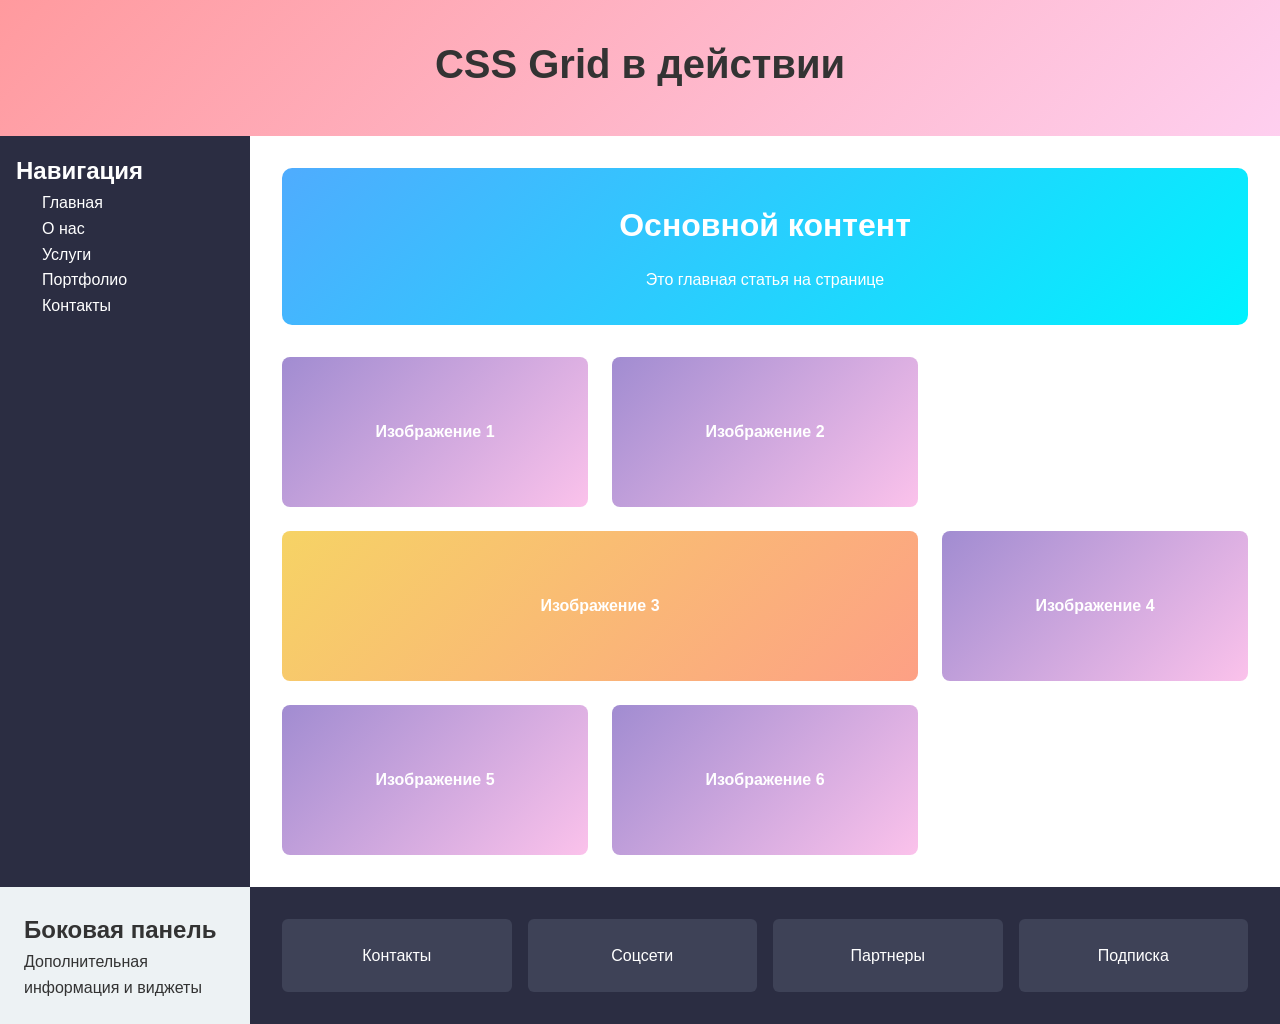
<file: css_grid_practice/index.html>
<!DOCTYPE html>
<html lang="ru">
<head>
    <meta charset="UTF-8">
    <meta name="viewport" content="width=device-width, initial-scale=1.0">
    <title>CSS Grid Layout</title>
    <link rel="stylesheet" href="reset.css">
    <link rel="stylesheet" href="styles.css">
</head>
<body>
    <div class="grid-container">
        <header class="header">
            <h1>CSS Grid в действии</h1>
        </header>

        <nav class="navigation">
            <h2>Навигация</h2>
            <ul>
                <li><a href="#">Главная</a></li>
                <li><a href="#">О нас</a></li>
                <li><a href="#">Услуги</a></li>
                <li><a href="#">Портфолио</a></li>
                <li><a href="#">Контакты</a></li>
            </ul>
        </nav>

        <main class="main-content">
            <article class="featured">
                <h2>Основной контент</h2>
                <p>Это главная статья на странице</p>
            </article>

            <section class="gallery">
                <div class="gallery-item">Изображение 1</div>
                <div class="gallery-item">Изображение 2</div>
                <div class="gallery-item">Изображение 3</div>
                <div class="gallery-item">Изображение 4</div>
                <div class="gallery-item">Изображение 5</div>
                <div class="gallery-item">Изображение 6</div>
            </section>
        </main>

        <aside class="sidebar">
            <h2>Боковая панель</h2>
            <p>Дополнительная информация и виджеты</p>
        </aside>

        <footer class="footer">
            <div class="footer-section">Контакты</div>
            <div class="footer-section">Соцсети</div>
            <div class="footer-section">Партнеры</div>
            <div class="footer-section">Подписка</div>
        </footer>
    </div>
</body>
</html>
</file>
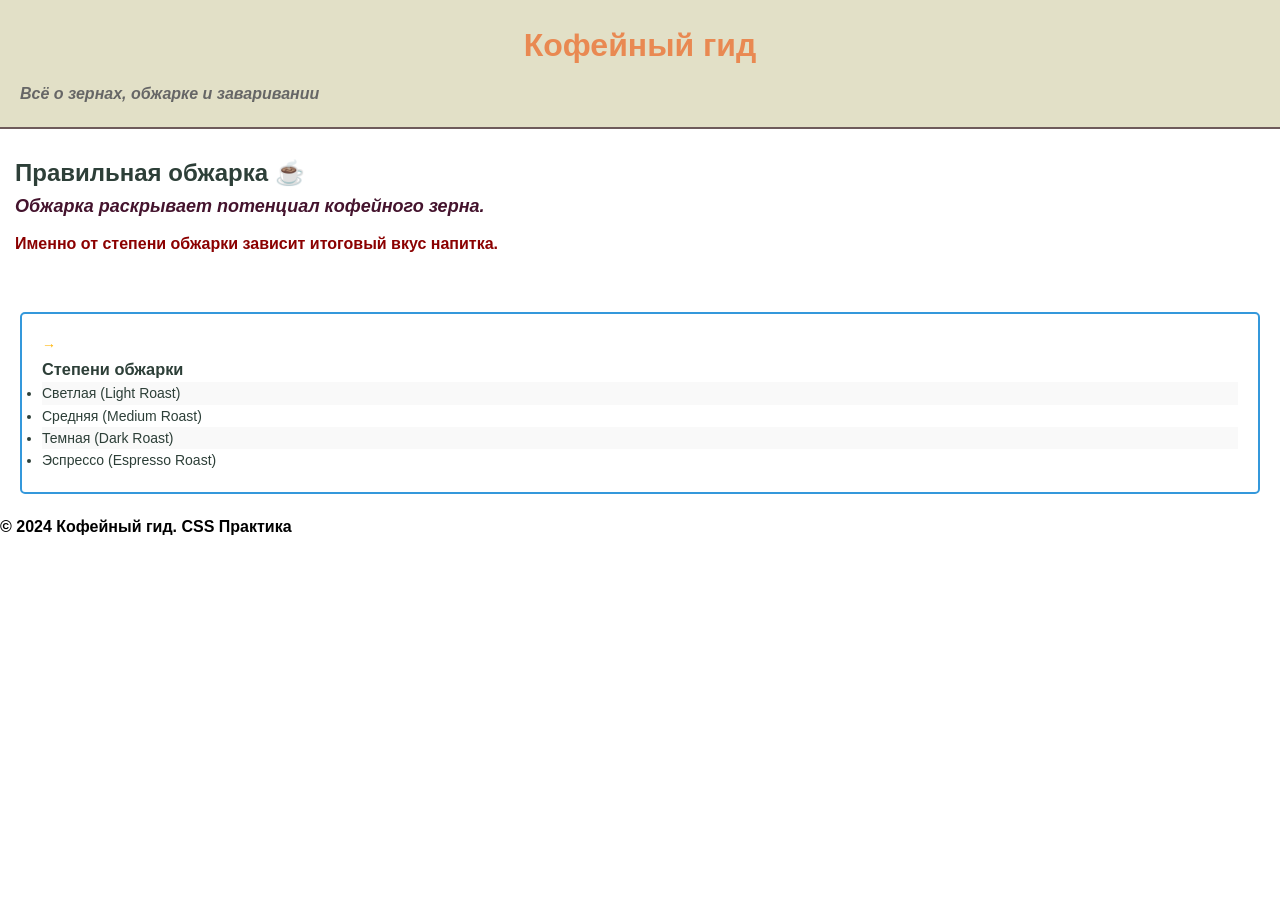
<file: css_practice/index.html>
<!DOCTYPE html>
<html lang="ru">
<head>
    <meta charset="UTF-8">
    <meta name="viewport" content="width=device-width, initial-scale=1.0">
    <title>CSS: Кофейный блог</title>
    <link rel="stylesheet" href="reset.css">
    <link rel="stylesheet" href="styles.css">
</head>
<body>
    <header class="main-header">
        <h1 id="site-title">Кофейный гид</h1>
        <p class="subtitle">Всё о зернах, обжарке и заваривании</p>
    </header>
    
    <main class="content">
        <article class="post featured-post">
            <h2>Правильная обжарка</h2>
            <p class="intro">Обжарка раскрывает потенциал кофейного зерна.</p>
            <p>Именно от степени обжарки зависит итоговый вкус напитка.</p>
        </article>
        
        <section class="examples">
            <div class="card">
                <h3>Степени обжарки</h3>
                <ul>
                    <li class="important">Светлая (Light Roast)</li>
                    <li>Средняя (Medium Roast)</li>
                    <li class="important">Темная (Dark Roast)</li>
                    <li>Эспрессо (Espresso Roast)</li>
                </ul>
            </div>
        </section>
    </main>
    
    <footer class="main-footer">
        <p>&copy; 2024 Кофейный гид. CSS Практика</p>
    </footer>
</body>
</html>
</file>
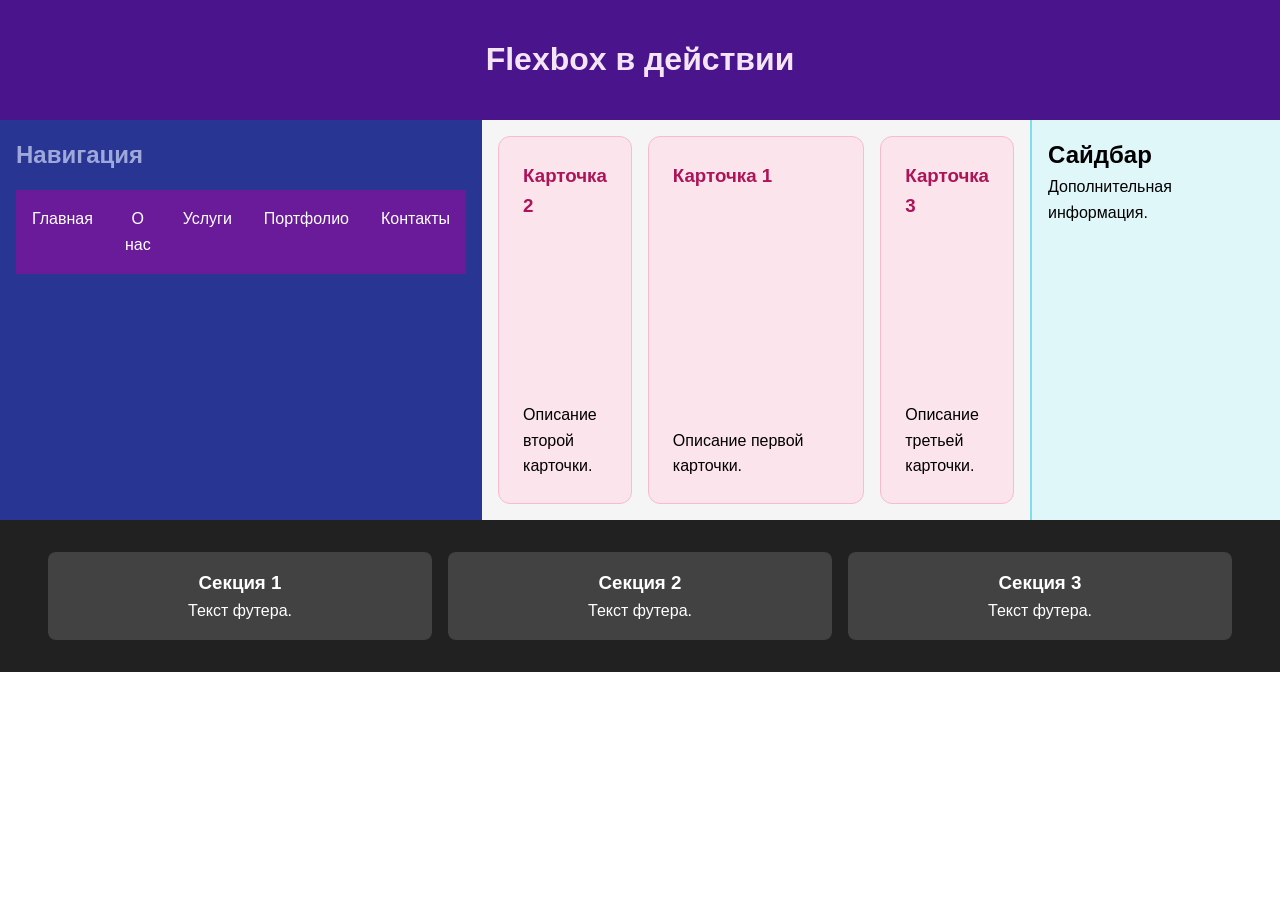
<file: flexbox_practice/index.html>
<!DOCTYPE html>
<html lang="ru">
<head>
    <meta charset="UTF-8">
    <meta name="viewport" content="width=device-width, initial-scale=1.0">
    <title>Flexbox Layout</title>
    <link rel="stylesheet" href="reset.css">
    <link rel="stylesheet" href="styles.css">
</head>
<body>
    <header class="header">
        <h1>Flexbox в действии</h1>
    </header>

    <main class="main">
        <nav class="navigation">
            <h2>Навигация</h2>
            <ul>
                <li><a href="#">Главная</a></li>
                <li><a href="#">О нас</a></li>
                <li><a href="#">Услуги</a></li>
                <li><a href="#">Портфолио</a></li>
                <li><a href="#">Контакты</a></li>
            </ul>
        </nav>

        <div class="content">
            <div class="card">
                <h3>Карточка 1</h3>
                <p>Описание первой карточки.</p>
            </div>
            <div class="card">
                <h3>Карточка 2</h3>
                <p>Описание второй карточки.</p>
            </div>
            <div class="card">
                <h3>Карточка 3</h3>
                <p>Описание третьей карточки.</p>
            </div>
        </div>

        <aside class="sidebar">
            <h2>Сайдбар</h2>
            <p>Дополнительная информация.</p>
        </aside>
    </main>

    <footer class="footer">
        <div class="footer-content">
            <div class="footer-section">
                <h3>Секция 1</h3>
                <p>Текст футера.</p>
            </div>
            <div class="footer-section">
                <h3>Секция 2</h3>
                <p>Текст футера.</p>
            </div>
            <div class="footer-section">
                <h3>Секция 3</h3>
                <p>Текст футера.</p>
            </div>
        </div>
    </footer>
</body>
</html>
</file>
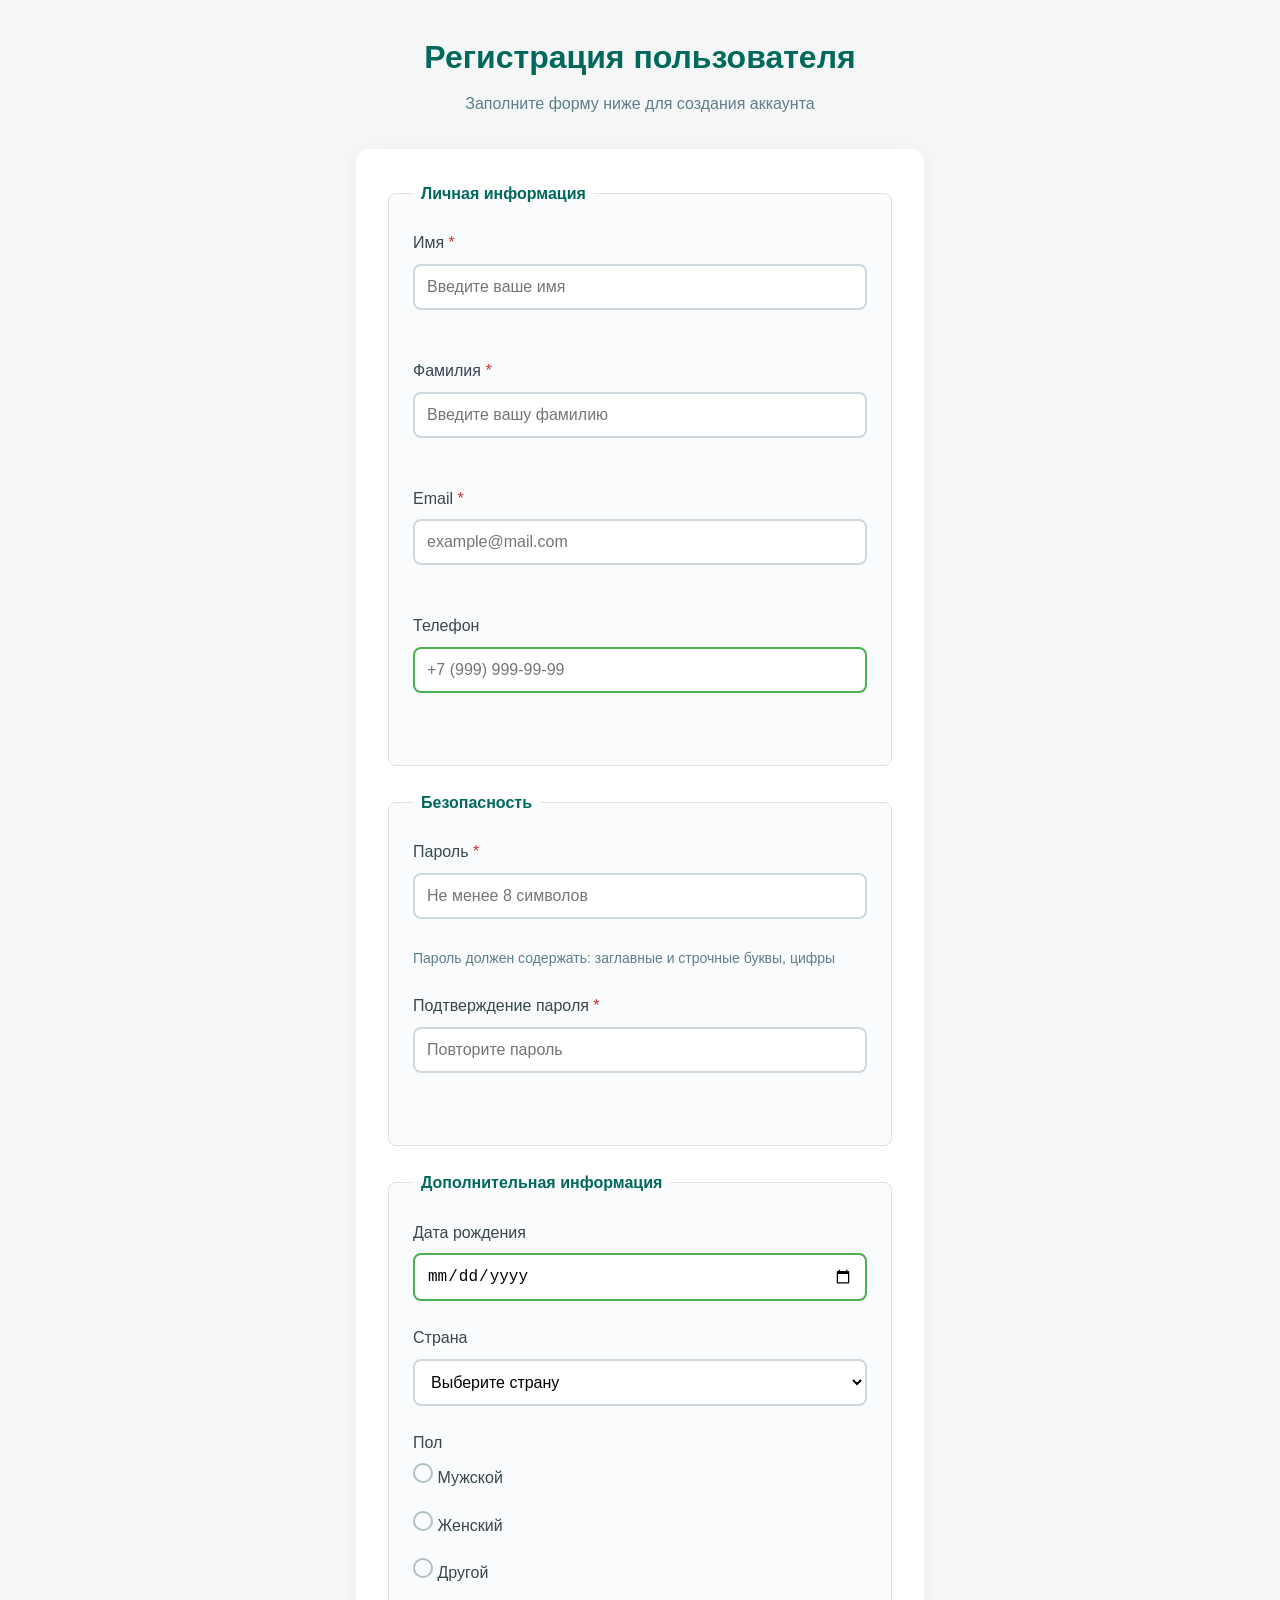
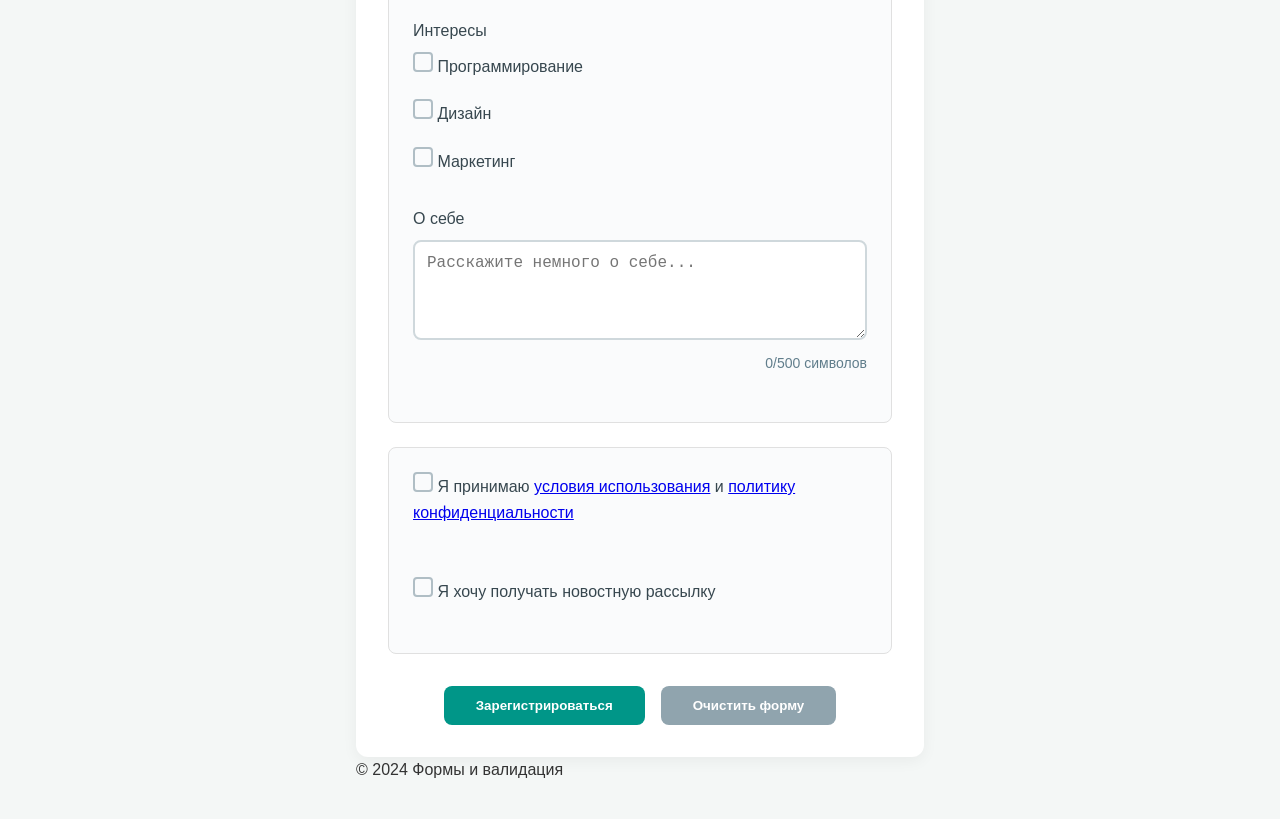
<file: forms_validation/index.html>
<!DOCTYPE html>
<html lang="ru">
<head>
    <meta charset="UTF-8">
    <meta name="viewport" content="width=device-width, initial-scale=1.0">
    <title>Вёрстка и валидация форм</title>
    <link rel="stylesheet" href="reset.css">
    <link rel="stylesheet" href="styles.css">
</head>
<body>
    <div class="container">
        <header class="header">
            <h1>Регистрация пользователя</h1>
            <p>Заполните форму ниже для создания аккаунта</p>
        </header>

        <main class="main">
            <form class="registration-form" id="registrationForm" novalidate>
                
                <!-- Личная информация -->
                <fieldset class="form-section">
                    <legend>Личная информация</legend>

                    <div class="form-group">
                        <label for="firstName" class="required">Имя</label>
                        <input type="text" id="firstName" name="firstName" required minlength="2" maxlength="50" placeholder="Введите ваше имя">
                        <span class="error-message" id="firstNameError"></span>
                    </div>

                    <div class="form-group">
                        <label for="lastName" class="required">Фамилия</label>
                        <input type="text" id="lastName" name="lastName" required minlength="2" maxlength="50" placeholder="Введите вашу фамилию">
                        <span class="error-message" id="lastNameError"></span>
                    </div>

                    <div class="form-group">
                        <label for="email" class="required">Email</label>
                        <input type="email" id="email" name="email" required placeholder="example@mail.com">
                        <span class="error-message" id="emailError"></span>
                    </div>

                    <div class="form-group">
                        <label for="phone">Телефон</label>
                        <input type="tel" id="phone" name="phone" pattern="[\+]d{1,3}\s?\(\d{1,5}\s?d{1,3}[\-\]d{2}[\-\]d{2}" placeholder="+7 (999) 999-99-99">
                        <span class="error-message" id="phoneError"></span>
                    </div>
                </fieldset>

                <!-- Пароль -->
                <fieldset class="form-section">
                    <legend>Безопасность</legend>

                    <div class="form-group">
                        <label for="password" class="required">Пароль</label>
                        <input type="password" id="password" name="password" required minlength="8" pattern="^(?=.*[a-z])(?=.*[A-Z])(?=.*\d).+$" placeholder="Не менее 8 символов">
                        <span class="error-message" id="passwordError"></span>
                        <div class="password-requirements">
                            Пароль должен содержать: заглавные и строчные буквы, цифры
                        </div>
                    </div>

                    <div class="form-group">
                        <label for="confirmPassword" class="required">Подтверждение пароля</label>
                        <input type="password" id="confirmPassword" name="confirmPassword" required placeholder="Повторите пароль">
                        <span class="error-message" id="confirmPasswordError"></span>
                    </div>
                </fieldset>

                <!-- Дополнительная информация -->
                <fieldset class="form-section">
                    <legend>Дополнительная информация</legend>

                    <div class="form-group">
                        <label for="birthDate">Дата рождения</label>
                        <input type="date" id="birthDate" name="birthDate" min="1900-01-01" max="2024-12-31">
                    </div>

                    <div class="form-group">
                        <label for="country">Страна</label>
                        <select id="country" name="country">
                            <option value="">Выберите страну</option>
                            <option value="ru">Россия</option>
                            <option value="kz">Казахстан</option>
                            <option value="by">Беларусь</option>
                            <option value="other">Другая</option>
                        </select>
                    </div>

                    <div class="form-group">
                        <label>Пол</label>
                        <div class="radio-group">
                            <label class="radio-label">
                                <input type="radio" name="gender" value="male">
                                <span class="radio-custom"></span>
                                Мужской
                            </label>
                            <label class="radio-label">
                                <input type="radio" name="gender" value="female">
                                <span class="radio-custom"></span>
                                Женский
                            </label>
                            <label class="radio-label">
                                <input type="radio" name="gender" value="other">
                                <span class="radio-custom"></span>
                                Другой
                            </label>
                        </div>
                    </div>

                    <div class="form-group">
                        <label>Интересы</label>
                        <div class="checkbox-group">
                            <label class="checkbox-label">
                                <input type="checkbox" name="interests" value="programming">
                                <span class="checkbox-custom"></span>
                                Программирование
                            </label>
                            <label class="checkbox-label">
                                <input type="checkbox" name="interests" value="design">
                                <span class="checkbox-custom"></span>
                                Дизайн
                            </label>
                            <label class="checkbox-label">
                                <input type="checkbox" name="interests" value="marketing">
                                <span class="checkbox-custom"></span>
                                Маркетинг
                            </label>
                        </div>
                    </div>

                    <div class="form-group">
                        <label for="bio">О себе</label>
                        <textarea id="bio" name="bio" rows="4" placeholder="Расскажите немного о себе..." maxlength="500"></textarea>
                        <div class="char-counter">
                            <span id="charCount">0</span>/500 символов
                        </div>
                    </div>
                </fieldset>

                <!-- Соглашения и кнопки -->
                <div class="form-section">
                    <div class="form-group">
                        <label class="checkbox-label">
                            <input type="checkbox" id="terms" name="terms" required>
                            <span class="checkbox-custom"></span>
                            Я принимаю <a href="#">условия использования</a> и <a href="#">политику конфиденциальности</a>
                        </label>
                        <span class="error-message" id="termsError"></span>
                    </div>

                    <div class="form-group">
                        <label class="checkbox-label">
                            <input type="checkbox" id="newsletter" name="newsletter">
                            <span class="checkbox-custom"></span>
                            Я хочу получать новостную рассылку
                        </label>
                    </div>
                </div>

                <div class="form-actions">
                    <button type="submit" class="btn btn-primary">Зарегистрироваться</button>
                    <button type="reset" class="btn btn-secondary">Очистить форму</button>
                </div>
            </form>
        </main>

        <footer class="footer">
            <p>&copy; 2024 Формы и валидация</p>
        </footer>
    </div>

    <script src="script.js"></script>
</body>
</html>
</file>
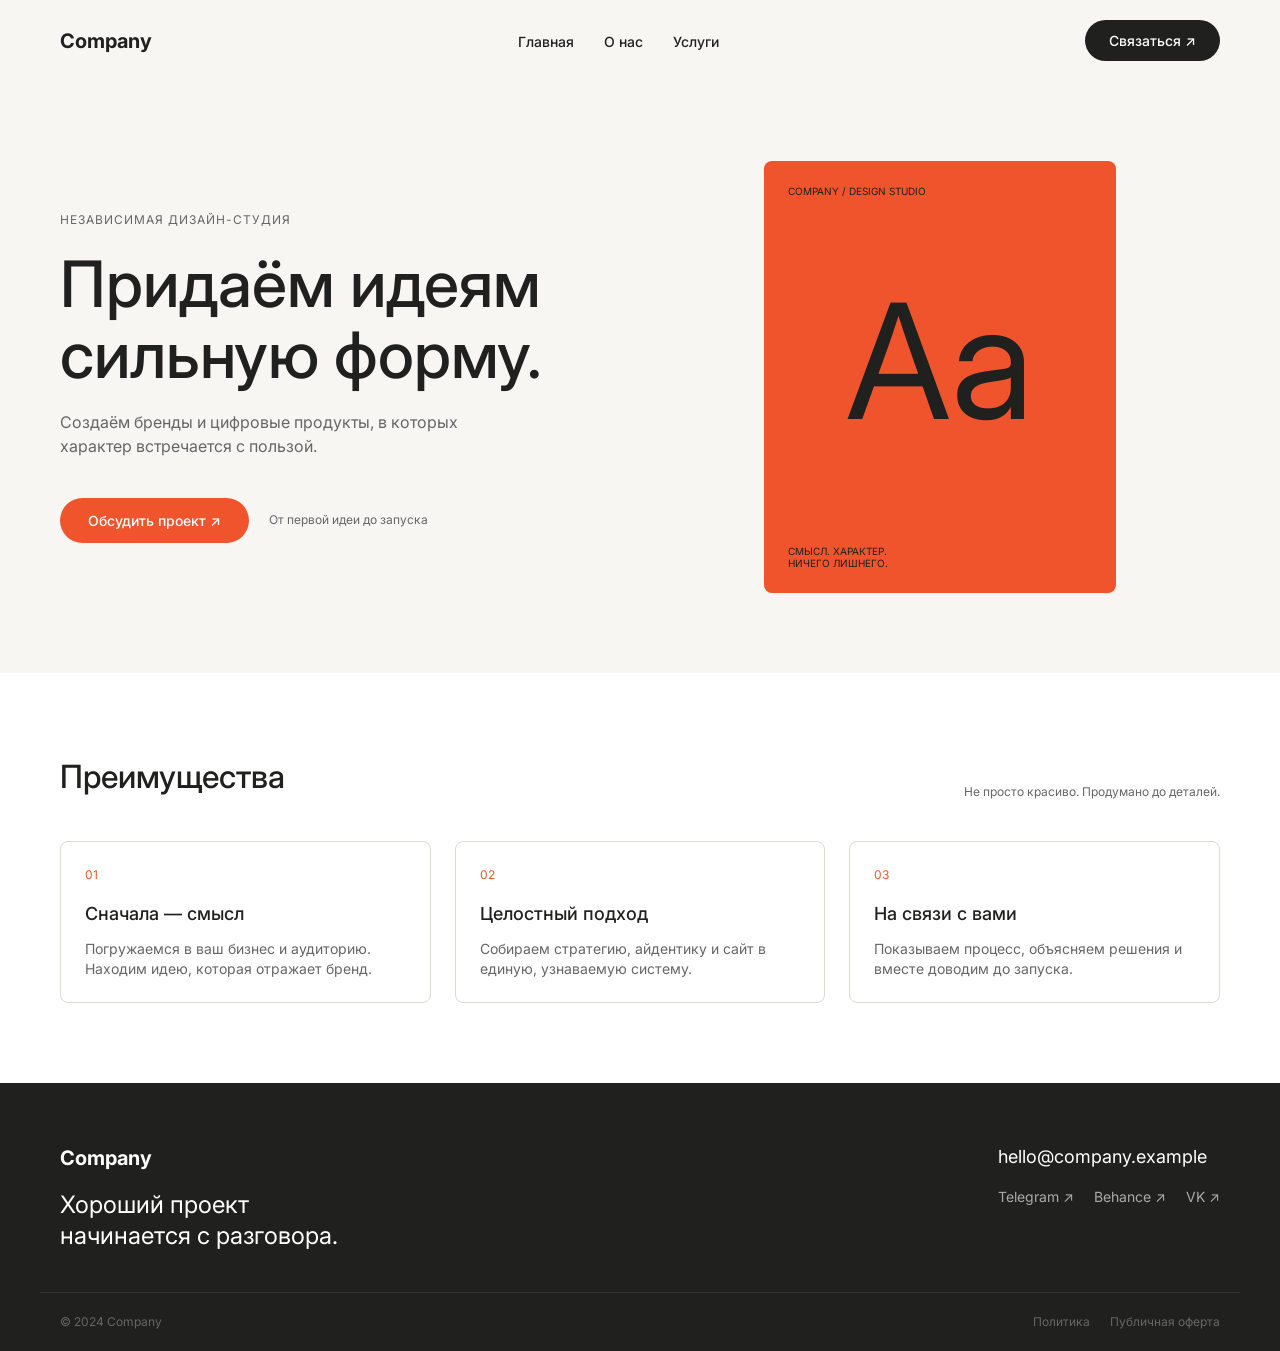
<file: layout_to_code/index.html>
<!DOCTYPE html>
<html lang="ru">
<head>
    <meta charset="UTF-8">
    <meta name="viewport" content="width=device-width, initial-scale=1.0">
    <title>Верстка по макету</title>
    <!-- Подключаем шрифт Inter из Google Fonts (как в твоем макете) -->
    <link rel="preconnect" href="https://fonts.googleapis.com">
    <link rel="preconnect" href="https://fonts.gstatic.com" crossorigin>
    <link href="https://fonts.googleapis.com/css2?family=Inter:wght@400;500;600;700&display=swap" rel="stylesheet">
    
    <link rel="stylesheet" href="styles/reset.css">
    <link rel="stylesheet" href="styles/variables.css">
    <link rel="stylesheet" href="styles/main.css">
</head>
<body>

    <!-- Шапка сайта -->
    <header class="header">
        <div class="container header-container">
            <a href="#" class="logo">Company</a>
            
            <nav class="nav">
                <ul class="nav-list">
                    <li><a href="#home" class="nav-link">Главная</a></li>
                    <li><a href="#about" class="nav-link">О нас</a></li>
                    <li><a href="#services" class="nav-link">Услуги</a></li>
                </ul>
            </nav>

            <button class="cta-button">Связаться ↗</button>
        </div>
    </header>

    <!-- Hero-секция -->
    <section class="hero" id="home">
        <div class="container hero-container">
            <div class="hero-content">
                <p class="hero-subtitle">НЕЗАВИСИМАЯ ДИЗАЙН-СТУДИЯ</p>
                <h1 class="hero-title">Придаём идеям сильную форму.</h1>
                <p class="hero-description">Создаём бренды и цифровые продукты, в которых характер встречается с пользой.</p>
                <div class="hero-actions">
                    <button class="btn btn-primary">Обсудить проект ↗</button>
                    <span class="hero-note">От первой идеи до запуска</span>
                </div>
            </div>
            
            <div class="hero-visual">
                <div class="orange-box">
                    <div class="orange-box-top">COMPANY / DESIGN STUDIO</div>
                    <div class="orange-box-letter">Aa</div>
                    <div class="orange-box-bottom">Смысл. Характер.<br>Ничего лишнего.</div>
                </div>
            </div>
        </div>
    </section>

    <!-- Секция преимуществ -->
    <section class="features" id="services">
        <div class="container">
            <div class="features-header">
                <h2 class="section-title">Преимущества</h2>
                <p class="section-subtitle">Не просто красиво. Продумано до деталей.</p>
            </div>

            <div class="features-grid">
                <div class="feature-card">
                    <span class="feature-number">01</span>
                    <h3 class="feature-title">Сначала — смысл</h3>
                    <p class="feature-description">Погружаемся в ваш бизнес и аудиторию. Находим идею, которая отражает бренд.</p>
                </div>
                <div class="feature-card">
                    <span class="feature-number">02</span>
                    <h3 class="feature-title">Целостный подход</h3>
                    <p class="feature-description">Собираем стратегию, айдентику и сайт в единую, узнаваемую систему.</p>
                </div>
                <div class="feature-card">
                    <span class="feature-number">03</span>
                    <h3 class="feature-title">На связи с вами</h3>
                    <p class="feature-description">Показываем процесс, объясняем решения и вместе доводим до запуска.</p>
                </div>
            </div>
        </div>
    </section>

    <!-- Футер -->
    <footer class="footer">
        <div class="container footer-container">
            <div class="footer-col">
                <a href="#" class="logo footer-logo">Company</a>
                <p class="footer-text">Хороший проект<br>начинается с разговора.</p>
            </div>
            
            <div class="footer-col">
                <p class="footer-email">hello@company.example</p>
                <div class="social-links">
                    <a href="#">Telegram ↗</a>
                    <a href="#">Behance ↗</a>
                    <a href="#">VK ↗</a>
                </div>
            </div>
        </div>
        <div class="container footer-bottom">
            <p>© 2024 Company</p>
            <div class="footer-legal">
                <a href="#">Политика</a>
                <a href="#">Публичная оферта</a>
            </div>
        </div>
    </footer>

</body>
</html>
</file>
<file: css_grid_practice/styles.css>
/* ===== ЧАСТЬ 2: Создание базовой Grid-сетки ===== */
.grid-container {
    display: grid;
    /* Именованные области */
    grid-template-areas:
        "header header"
        "nav main"
        "sidebar footer";
    grid-template-rows: auto 1fr auto;
    grid-template-columns: 250px 1fr;
    min-height: 100vh;
    gap: 0; /* Убираем глобальные промежутки */
}

/* Стили для header */
.header {
    background: linear-gradient(135deg, #ff9a9e 0%, #fecfef 100%); /* Свои цвета */
    color: #333;
    padding: 2rem;
    text-align: center;
    grid-area: header;
}

.header h1 {
    font-size: 2.5rem;
    margin-bottom: 0.5rem;
}

/* Навигация */
.navigation {
    background-color: #2b2d42; /* Темный фон */
    color: white;
    padding: 1rem;
    grid-area: nav;
}

.navigation ul {
    list-style: none;
    padding-left: 10px;
    justify-content: center;
    gap: 2rem;
}

.navigation a {
    color: white;
    text-decoration: none;
    padding: 0.5rem 1rem;
    border-radius: 4px;
    transition: background-color 0.3s;
}

.navigation a:hover {
    background-color: #8d99ae; /* Цвет при наведении */
}

/* Распределение элементов по областям */
.main-content {
    grid-area: main;
    padding: 2rem;
    display: grid;
    gap: 2rem;
    grid-template-rows: auto 1fr;
}

.sidebar {
    grid-area: sidebar;
    background-color: #edf2f4; /* Светлый фон сайдбара */
    padding: 1.5rem;
}

.footer {
    grid-area: footer;
}

/* ===== ЧАСТЬ 3: Сложные Grid-макеты ===== */

/* Стили для featured статьи */
.featured {
    background: linear-gradient(135deg, #4facfe 0%, #00f2fe 100%); /* Синий градиент */
    color: white;
    padding: 2rem;
    border-radius: 10px;
    text-align: center;
}

.featured h2 {
    font-size: 2rem;
    margin-bottom: 1rem;
}

/* Галерея как Grid */
.gallery {
    display: grid;
    grid-template-columns: repeat(auto-fill, minmax(250px, 1fr)); /* Авто-заполнение */
    gap: 1.5rem;
    align-items: start;
    justify-items: center;
}

.gallery-item {
    background: linear-gradient(135deg, #a18cd1 0%, #fbc2eb 100%); /* Фиолетовый градиент */
    color: white;
    padding: 2rem;
    border-radius: 8px;
    display: flex;
    align-items: center;
    justify-content: center;
    font-weight: bold;
    min-height: 150px;
    width: 100%;
}

/* Изменение порядка элементов и выделение */
.gallery-item:nth-child(1) {
    grid-area: 1 / 1 / 2 / 2; /* Явное указание позиции */
}

.gallery-item:nth-child(3) {
    grid-column: span 2; /* Элемент занимает 2 колонки */
    background: linear-gradient(135deg, #f6d365 0%, #fda085 100%); /* Оранжевый */
}

/* Футер как Grid */
.footer {
    display: grid;
    grid-template-columns: repeat(4, 1fr);
    gap: 1rem;
    background-color: #2b2d42;
    color: white;
    padding: 2rem;
}

.footer-section {
    background-color: #3e4257;
    padding: 1.5rem;
    border-radius: 6px;
    text-align: center;
}

/*  ЧАСТЬ 4: Продвинутые техники и адаптивность */

/* Медиа-запросы для адаптивности (мобильные устройства) */
@media (max-width: 1024px) {
    .grid-container {
        grid-template-areas:
            "header header"
            "nav nav"
            "main main"
            "sidebar sidebar"
            "footer footer";
        grid-template-columns: 1fr;
    }

    .navigation ul {
        flex-direction: column;
        gap: 0.5rem;
    }

    .gallery {
        grid-template-columns: repeat(auto-fit, minmax(180px, 1fr));
    }

    .footer {
        grid-template-columns: repeat(2, 1fr);
    }
}
</file>
<file: css_practice/styles.css>
/* Селектор по тегу */
body {
    font-family: Arial, serif;
    line-height: 1.8;
    color: #53280f;
}

h1 {
    color: rgb(233, 137, 82);
}

/* Селектор по классу */
.main-header {
    background-color: #e2e0c7;
    padding: 20px;
    border-bottom: 2px solid #6e5b5b;
}

.subtitle {
    font-style: italic;
    color: #666;
}

/* Селектор по ID */
#site-title {
    text-align: center;
    margin-bottom: 10px;
}

/* Дочерний селектор */
.content > article {
    background-color: white;
    padding: 15px;
    margin: 10px 0;
}

/* Селектор потомков */
.post p {
    margin-bottom: 10px;
}

/* Соседний селектор */
h2 + p {
    font-weight: bold;
    font-size: 1.1em;
}

/* Селектор атрибутов */
.card {
    border: 1px solid #ddd;
    padding: 15px;
    border-radius: 5px;
}

p {
    color: black;
    font-size: 16px;
}

.post p {
    color: darkgreen;
}


.featured-post p {
    color: darkred;
}

.featured-post .intro {
    color: rgb(68, 19, 45);
    font-size: 18px;
    font-style: italic;
}

body {
    font-family: 'Trebuchet MS', 'Lucida Sans Unicode', sans-serif;
    line-height: 1.6;
    color: #2d3f38;
}

.card {
    border: 2px solid #3498db;
    padding: inherit; /* Наследует от родителя */
}

.examples {
    font-size: 14px;
    font-weight: normal;
    padding: 20px
}

li:hover {
    background-color: rgb(221, 181, 48);
    cursor: pointer;
}

li:nth-child(odd) {
    background-color: #f9f9f9;
}

.main-header:hover {
    background-color: #e9e9e9;
    transition: background-color 0.4s;
}

p:first-line {
    font-weight: bold;
}

.post h2::after {
    content: " ☕";
    color: #6d4c41;
}

.card::before {
    content: "→ ";
    color: #ffb300;
}
</file>
<file: flexbox_practice/styles.css>
/* ===== ЧАСТЬ 2: Основы Flexbox ===== */

/* Свои цвета для шапки (вместо #2c3e50) */
.header {
    background-color: #4a148c; /* Темно-фиолетовый */
    color: #f3e5f5;
    padding: 1.5rem; /* Чуть больше отступ */
    text-align: center;
}

/* Flexbox для навигации */
.navigation ul {
    display: flex;
    list-style: none;
    background-color: #6a1b9a;
    padding: 0;
}

.navigation li {
    flex: 1;
    text-align: center;
}

.navigation a {
    display: block;
    color: white;
    text-decoration: none;
    padding: 1rem;
    transition: background-color 0.3s;
}

.navigation a:hover {
    background-color: #ab47bc; /* Яркий сиреневый при наведении */
}

/* Карточки в строку */
.content {
    display: flex;
    gap: 1.5rem; /* Увеличил промежуток */
    padding: 1.5rem;
}

.card {
    flex: 1;
    background-color: #fce4ec; /* Нежно-розовый фон карточек */
    padding: 1.5rem;
    border-radius: 12px; /* Более круглые углы */
    border: 1px solid #f8bbd0; /* Розовая рамка */
}

.card h3 {
    margin-bottom: 0.5rem;
    color: #ad1457; /* Темно-розовый заголовок */
}

/* ===== ЧАСТЬ 3: Сложные Flexbox-макеты ===== */

/* Главный контейнер */
.main {
    display: flex;
    min-height: 400px;
}

/* Боковая навигация (сделал ее в виде колонки слева) */
.navigation {
    flex: 0 0 200px;
    background-color: #283593; /* Темно-синий */
    color: white;
    padding: 1rem;
}

.navigation h2 {
    margin-bottom: 1rem;
    color: #9fa8da;
}

/* Основной контент */
.content {
    flex: 1;
    display: flex;
    flex-wrap: wrap;
    gap: 1rem;
    padding: 1rem;
    background-color: #f5f5f5; /* Светло-серый */
}

/* Боковая панель */
.sidebar {
    flex: 0 0 250px;
    background-color: #e0f7fa; /* Голубой фон */
    padding: 1rem;
    border-left: 2px solid #80deea;
}

/* Футер */
.footer {
    background-color: #212121; /* Почти черный */
    color: white;
    padding: 2rem 1rem;
}

.footer-content {
    display: flex;
    justify-content: space-between;
    max-width: 1200px;
    margin: 0 auto;
}

.footer-section {
    flex: 1;
    text-align: center;
    padding: 1rem;
    background-color: #424242; /* Темно-серый блок */
    margin: 0 0.5rem;
    border-radius: 8px;
}

/* ===== ЧАСТЬ 4: Выравнивание ===== */

/* Центрирование заголовка */
.header {
    display: flex;
    justify-content: center;
    align-items: center;
    height: 120px; /* Чуть выше */
}

/* Выравнивание карточек */
.content {
    align-items: stretch;
}

.card {
    display: flex;
    flex-direction: column;
    justify-content: space-between;
}

/* Адаптивность для мобильных */
@media (max-width: 768px) {
    .main {
        flex-direction: column;
    }
    .navigation {
        flex: 0 0 auto;
    }
    .sidebar {
        flex: 0 0 auto;
        border-left: none;
        border-top: 2px solid #80deea;
    }
    .content {
        flex-direction: column;
    }
    .footer-content {
        flex-direction: column;
        gap: 1rem;
    }
    .footer-section {
        margin: 0;
    }
}

/* ===== ЧАСТЬ 5: Практика с Flexbox-свойствами ===== */

/* Меняем порядок карточек */
.card:nth-child(1) {
    order: 2; /* Первая карточка станет второй */
}

.card:nth-child(2) {
    order: 1; /* Вторая станет первой */
}

.card:nth-child(3) {
    order: 3;
}

/* Разные размеры карточек */
.card:first-child {
    flex: 2; /* Эта карточка будет шире */
}

.card:last-child {
    flex: 0.5; /* Эта карточка будет уже */
}
</file>
<file: forms_validation/styles.css>
.container {
    max-width: 600px;
    margin: 0 auto;
    padding: 2rem 1rem;
}

.header {
    text-align: center;
    margin-bottom: 2rem;
}

.header h1 {
    color: #00695c; /* Темно-бирюзовый */
    margin-bottom: 0.5rem;
}

.header p {
    color: #607d8b;
}

/* Стили формы */
.registration-form {
    background: white;
    padding: 2rem;
    border-radius: 12px; /* Более круглые углы */
    box-shadow: 0 4px 15px rgba(0,0,0,0.05); /* Мягкая тень */
}

.form-section {
    border: 1px solid #e0e0e0;
    border-radius: 8px;
    padding: 1.5rem;
    margin-bottom: 1.5rem;
    background: #fafbfc;
}

.form-section legend {
    font-weight: 600;
    color: #00695c;
    padding: 0 0.5rem;
}

/* Группы полей */
.form-group {
    margin-bottom: 1.5rem;
    position: relative;
}

.form-group label {
    display: block;
    margin-bottom: 0.5rem;
    font-weight: 500;
    color: #37474f;
}

.form-group label.required::after {
    content: " *";
    color: #d32f2f; /* Ярко-красная звездочка */
}

/* Поля ввода */
.form-group input,
.form-group select,
.form-group textarea {
    width: 100%;
    padding: 0.75rem;
    border: 2px solid #cfd8dc;
    border-radius: 8px;
    font-size: 1rem;
    transition: all 0.3s ease;
    background: white;
}

.form-group input:focus,
.form-group select:focus,
.form-group textarea:focus {
    outline: none;
    border-color: #009688; /* Бирюзовая рамка при фокусе */
    box-shadow: 0 0 5px rgba(0, 150, 136, 0.2);
}

.form-group input:invalid:not(:focus):not(:placeholder-shown) {
    border-color: #d32f2f;
}

.form-group input:valid:not(:focus) {
    border-color: #4caf50; /* Зеленая рамка для валидных */
}

/* Сообщения об ошибках */
.error-message {
    display: block;
    color: #d32f2f;
    font-size: 0.875rem;
    margin-top: 0.25rem;
    min-height: 1.25rem;
}

/* Группы radio и checkbox */
.radio-group,
.checkbox-group {
    display: flex;
    flex-direction: column;
    gap: 0.75rem;
}

.radio-label,
.checkbox-label {
    display: flex;
    align-items: center;
    gap: 0.75rem;
    cursor: pointer;
    font-weight: normal;
}

.radio-label input,
.checkbox-label input {
    width: auto;
    margin: 0;
    display: none; /* Скрываем стандартные */
}

/* Кастомные радио и checkbox */
.radio-custom,
.checkbox-custom {
    width: 20px;
    height: 20px;
    border: 2px solid #b0bec5;
    border-radius: 50%;
    display: inline-block;
    position: relative;
    transition: all 0.3s ease;
}

.checkbox-custom {
    border-radius: 4px;
}

.radio-label input:checked + .radio-custom {
    border-color: #009688;
    background: #009688;
}

.radio-label input:checked + .radio-custom::after {
    content: "";
    width: 8px;
    height: 8px;
    background: white;
    border-radius: 50%;
    position: absolute;
    top: 50%;
    left: 50%;
    transform: translate(-50%, -50%);
}

.checkbox-label input:checked + .checkbox-custom {
    border-color: #009688;
    background: #009688;
}

.checkbox-label input:checked + .checkbox-custom::after {
    content: "✓";
    color: white;
    font-size: 14px;
    position: absolute;
    top: 50%;
    left: 50%;
    transform: translate(-50%, -50%);
}

/* Кнопки */
.form-actions {
    display: flex;
    gap: 1rem;
    justify-content: center;
    margin-top: 2rem;
}

.btn {
    padding: 0.75rem 2rem;
    border: none;
    border-radius: 8px;
    font-weight: 600;
    cursor: pointer;
    transition: all 0.3s ease;
}

.btn-primary {
    background: #009688;
    color: white;
}

.btn-primary:hover {
    background: #00796b;
    transform: translateY(-2px);
}

.btn-secondary {
    background: #90a4ae;
    color: white;
}

.btn-secondary:hover {
    background: #78909c;
}

/* Дополнительные элементы */
.password-requirements,
.char-counter {
    font-size: 0.875rem;
    color: #607d8b;
    margin-top: 0.25rem;
}

.char-counter {
    text-align: right;
}

/* Ошибки */
.form-group input.error,
.form-group select.error,
.form-group textarea.error {
    border-color: #d32f2f;
    background-color: #ffebee;
}

.form-group input.error:focus,
.form-group select.error:focus,
.form-group textarea.error:focus {
    box-shadow: 0 0 0 3px rgba(211, 47, 47, 0.2);
}

/* Анимация тряски */
@keyframes shake {
    0%, 100% { transform: translateX(0); }
    25% { transform: translateX(-5px); }
    75% { transform: translateX(5px); }
}

.form-group input.error {
    animation: shake 0.3s ease-in-out;
}

/* Адаптивность */
@media (max-width: 768px) {
    .container { padding: 1rem; }
    .registration-form { padding: 1rem; }
    .form-actions { flex-direction: column; }
    .btn { width: 100%; }
    .radio-group, .checkbox-group { gap: 0.5rem; }
}
</file>
<file: layout_to_code/styles/variables.css>
:root {
    --bg-light: #F7F6F2;      
    --bg-dark: #20211F;        
    --accent: #EF542D;        
    --text-main: #20211F;      
    --border-color: #DADBD4;   
    --text-muted: #666666;     

    --font-main: 'Inter', sans-serif;
    
    /* РАЗМЕРЫ */
    --container-width: 1200px;
}
</file>
<file: layout_to_code/styles/main.css>
/* Базовый контейнер */
.container {
    max-width: var(--container-width);
    margin: 0 auto;
    padding: 0 20px;
}

/* === ШАПКА === */
.header {
    background-color: var(--bg-light);
    padding: 20px 0;
}
.header-container {
    display: flex;
    justify-content: space-between;
    align-items: center;
}
.logo {
    font-weight: 700;
    font-size: 20px;
}
.nav-list {
    display: flex;
    gap: 30px;
}
.nav-link {
    font-size: 14px;
    font-weight: 500;
    transition: opacity 0.3s;
}
.nav-link:hover {
    opacity: 0.7;
}
.cta-button {
    background-color: var(--bg-dark);
    color: #fff;
    padding: 12px 24px;
    border-radius: 30px; /* Овальная кнопка */
    font-size: 14px;
    font-weight: 500;
}

/* === HERO СЕКЦИЯ === */
.hero {
    padding: 80px 0;
    background-color: var(--bg-light);
}
.hero-container {
    display: grid;
    grid-template-columns: 1fr 1fr; /* 2 колонки */
    gap: 40px;
    align-items: center;
}
.hero-subtitle {
    font-size: 12px;
    letter-spacing: 1px;
    text-transform: uppercase;
    color: var(--text-muted);
    margin-bottom: 20px;
}
.hero-title {
    font-size: 64px; /* Большой заголовок */
    font-weight: 500;
    line-height: 1.1;
    margin-bottom: 20px;
}
.hero-description {
    font-size: 16px;
    color: var(--text-muted);
    margin-bottom: 40px;
    max-width: 400px;
}
.hero-actions {
    display: flex;
    align-items: center;
    gap: 20px;
}
.btn-primary {
    background-color: var(--accent);
    color: #fff;
    padding: 14px 28px;
    border-radius: 30px;
    font-size: 14px;
    font-weight: 500;
    transition: background 0.3s;
}
.btn-primary:hover {
    background-color: #d14420; /* Чуть темнее при наведении */
}
.hero-note {
    font-size: 12px;
    color: var(--text-muted);
}

/* Оранжевый блок справа */
.hero-visual {
    display: flex;
    justify-content: center;
}
.orange-box {
    background-color: var(--accent);
    width: 100%;
    max-width: 352px; /* Размер из Figma */
    height: 432px;    /* Размер из Figma */
    border-radius: 8px;
    padding: 24px;
    display: flex;
    flex-direction: column;
    justify-content: space-between;
}
.orange-box-top, .orange-box-bottom {
    font-size: 10px;
    text-transform: uppercase;
    line-height: 1.2;
}
.orange-box-letter {
    font-size: 160px;
    font-weight: 400;
    line-height: 1;
    text-align: center;
    margin-top: -20px; /* Небольшая коррекция */
}

/* === СЕКЦИЯ ПРЕИМУЩЕСТВ === */
.features {
    padding: 80px 0;
    background-color: #fff; /* В макете секция белая */
}
.features-header {
    display: flex;
    justify-content: space-between;
    align-items: flex-end;
    margin-bottom: 40px;
}
.section-title {
    font-size: 32px;
    font-weight: 500;
}
.section-subtitle {
    font-size: 12px;
    color: var(--text-muted);
}
.features-grid {
    display: grid;
    grid-template-columns: repeat(3, 1fr); /* 3 колонки */
    gap: 24px; /* Отступ из Figma */
}
.feature-card {
    border: 1px solid var(--border-color);
    border-radius: 8px;
    padding: 24px;
    background-color: #fff;
}
.feature-number {
    font-size: 12px;
    color: var(--accent);
    margin-bottom: 16px;
    display: block;
}
.feature-title {
    font-size: 18px;
    font-weight: 500;
    margin-bottom: 12px;
}
.feature-description {
    font-size: 14px;
    color: var(--text-muted);
    line-height: 1.4;
}

/* === ФУТЕР === */
.footer {
    background-color: var(--bg-dark);
    color: #fff;
    padding: 60px 0 20px;
}
.footer-container {
    display: flex;
    justify-content: space-between;
    margin-bottom: 40px;
}
.footer-text {
    margin-top: 16px;
    font-size: 24px;
    line-height: 1.3;
}
.footer-email {
    font-size: 18px;
    margin-bottom: 16px;
}
.social-links {
    display: flex;
    gap: 20px;
}
.social-links a {
    font-size: 14px;
    color: #aaa;
    transition: color 0.3s;
}
.social-links a:hover {
    color: #fff;
}
.footer-bottom {
    display: flex;
    justify-content: space-between;
    border-top: 1px solid #333;
    padding-top: 20px;
    font-size: 12px;
    color: #666;
}
.footer-legal {
    display: flex;
    gap: 20px;
}

/* === АДАПТИВНОСТЬ === */
@media (max-width: 1024px) {
    .hero-container {
        grid-template-columns: 1fr; /* В одну колонку на планшетах */
        text-align: center;
    }
    .hero-content {
        display: flex;
        flex-direction: column;
        align-items: center;
    }
    .features-grid {
        grid-template-columns: repeat(2, 1fr); /* 2 карточки в ряд */
    }
}

@media (max-width: 768px) {
    .header-container {
        flex-direction: column;
        gap: 16px;
    }
    .hero-title {
        font-size: 40px; /* Уменьшаем заголовок на телефонах */
    }
    .features-grid {
        grid-template-columns: 1fr; /* 1 карточка в ряд */
    }
    .features-header {
        flex-direction: column;
        align-items: flex-start;
        gap: 10px;
    }
    .footer-container {
        flex-direction: column;
        gap: 30px;
    }
    .footer-bottom {
        flex-direction: column;
        gap: 10px;
        align-items: center;
    }
}
</file>
